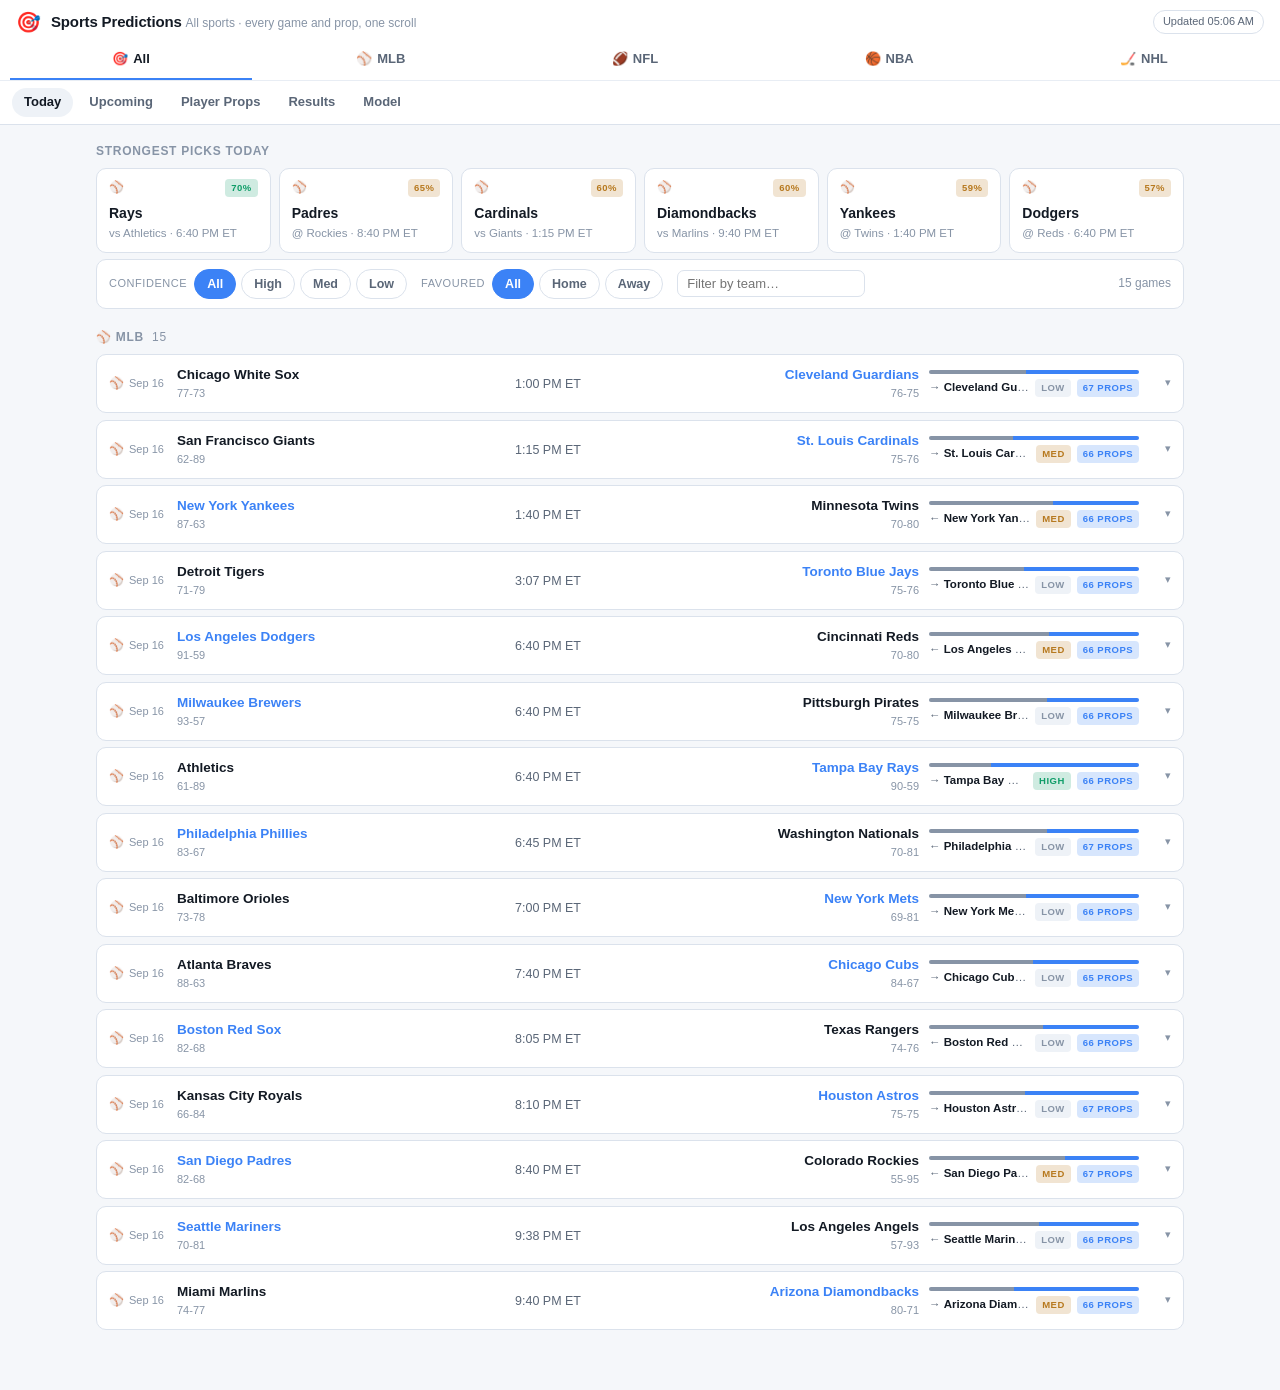
<file: index.html>
<!DOCTYPE html>
<html lang="en">
<head>
<meta charset="UTF-8">
<meta name="viewport" content="width=device-width, initial-scale=1.0, viewport-fit=cover">
<meta name="description" content="Model-driven game predictions and player prop projections for MLB, NFL, NBA and NHL, refreshed hourly.">
<meta name="color-scheme" content="dark light">
<title>Sports Predictions — MLB, NFL, NBA & NHL</title>
<link rel="icon" href="data:image/svg+xml,<svg xmlns=%22http://www.w3.org/2000/svg%22 viewBox=%220 0 16 16%22><text y=%2213%22 font-size=%2213%22>🎯</text></svg>">
<link rel="preload" as="script" href="assets/app.js?v=eb99f5ee">
<link rel="stylesheet" href="assets/app.css?v=eb99f5ee">
<style id="accent-style"></style>
</head>
<body>
<header class="top">
  <div class="brand">
    <span class="brand-mark" aria-hidden="true">🎯</span>
    <span>
      <span class="brand-name">Sports Predictions</span>
      <span class="brand-sub" id="brand-sub">Model-driven game predictions and player prop projections</span>
    </span>
    <span class="brand-spacer"></span>
    <span class="live-pill" id="live-pill">Loading…</span>
  </div>
  <nav class="sports" id="sports" role="tablist" aria-label="Sport"></nav>
  <nav class="views" id="views" role="tablist" aria-label="View"></nav>
</header>
<main class="wrap" id="main">
  <div class="games"><div class="skeleton"></div><div class="skeleton"></div><div class="skeleton"></div></div>
</main>
<script>
window.SP_LEAGUES=["mlb", "nfl", "nba", "nhl"];
window.SP_DEFAULT_LEAGUE="all";
</script>
<script src="data/mlb.js"></script>
<script src="assets/app.js?v=eb99f5ee" defer></script>
</body>
</html>
</file>
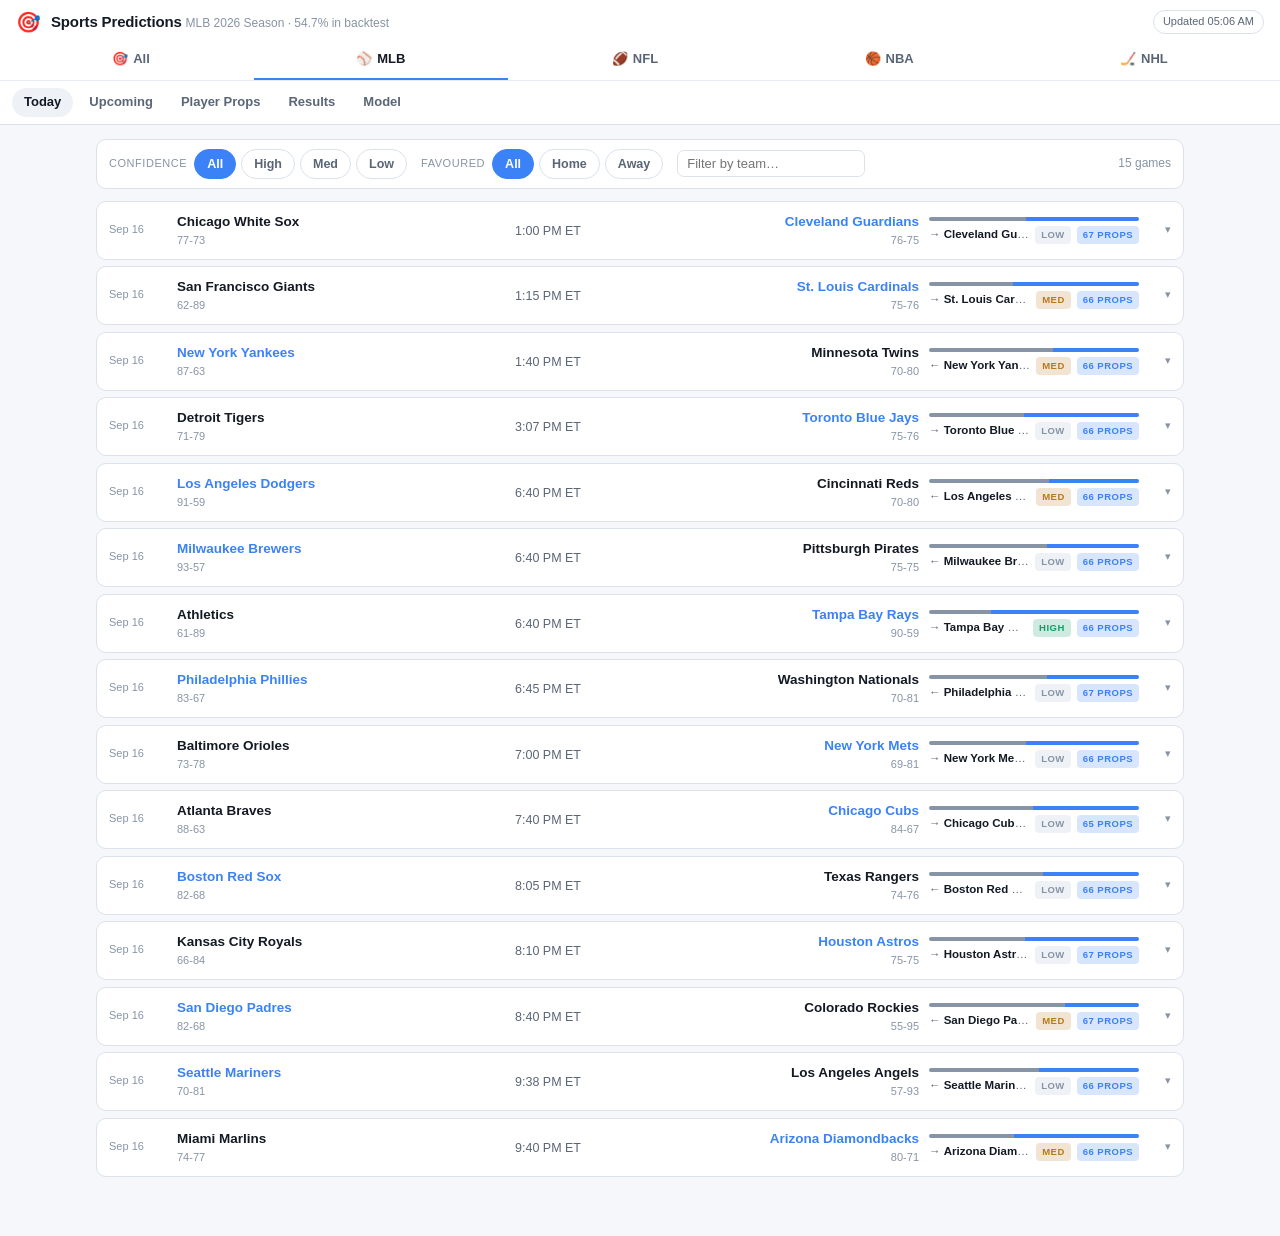
<file: mlb.html>
<!DOCTYPE html>
<html lang="en">
<head>
<meta charset="UTF-8">
<meta name="viewport" content="width=device-width, initial-scale=1.0, viewport-fit=cover">
<meta name="description" content="MLB game predictions and player prop projections.">
<meta name="color-scheme" content="dark light">
<title>MLB Predictions — Sports Predictions</title>
<link rel="icon" href="data:image/svg+xml,<svg xmlns=%22http://www.w3.org/2000/svg%22 viewBox=%220 0 16 16%22><text y=%2213%22 font-size=%2213%22>🎯</text></svg>">
<link rel="preload" as="script" href="assets/app.js?v=eb99f5ee">
<link rel="stylesheet" href="assets/app.css?v=eb99f5ee">
<style id="accent-style"></style>
</head>
<body>
<header class="top">
  <div class="brand">
    <span class="brand-mark" aria-hidden="true">🎯</span>
    <span>
      <span class="brand-name">Sports Predictions</span>
      <span class="brand-sub" id="brand-sub">Model-driven game predictions and player prop projections</span>
    </span>
    <span class="brand-spacer"></span>
    <span class="live-pill" id="live-pill">Loading…</span>
  </div>
  <nav class="sports" id="sports" role="tablist" aria-label="Sport"></nav>
  <nav class="views" id="views" role="tablist" aria-label="View"></nav>
</header>
<main class="wrap" id="main">
  <div class="games"><div class="skeleton"></div><div class="skeleton"></div><div class="skeleton"></div></div>
</main>
<script>
window.SP_LEAGUES=["mlb", "nfl", "nba", "nhl"];
window.SP_DEFAULT_LEAGUE="mlb";
</script>
<script src="data/mlb.js"></script>
<script src="assets/app.js?v=eb99f5ee" defer></script>
</body>
</html>
</file>
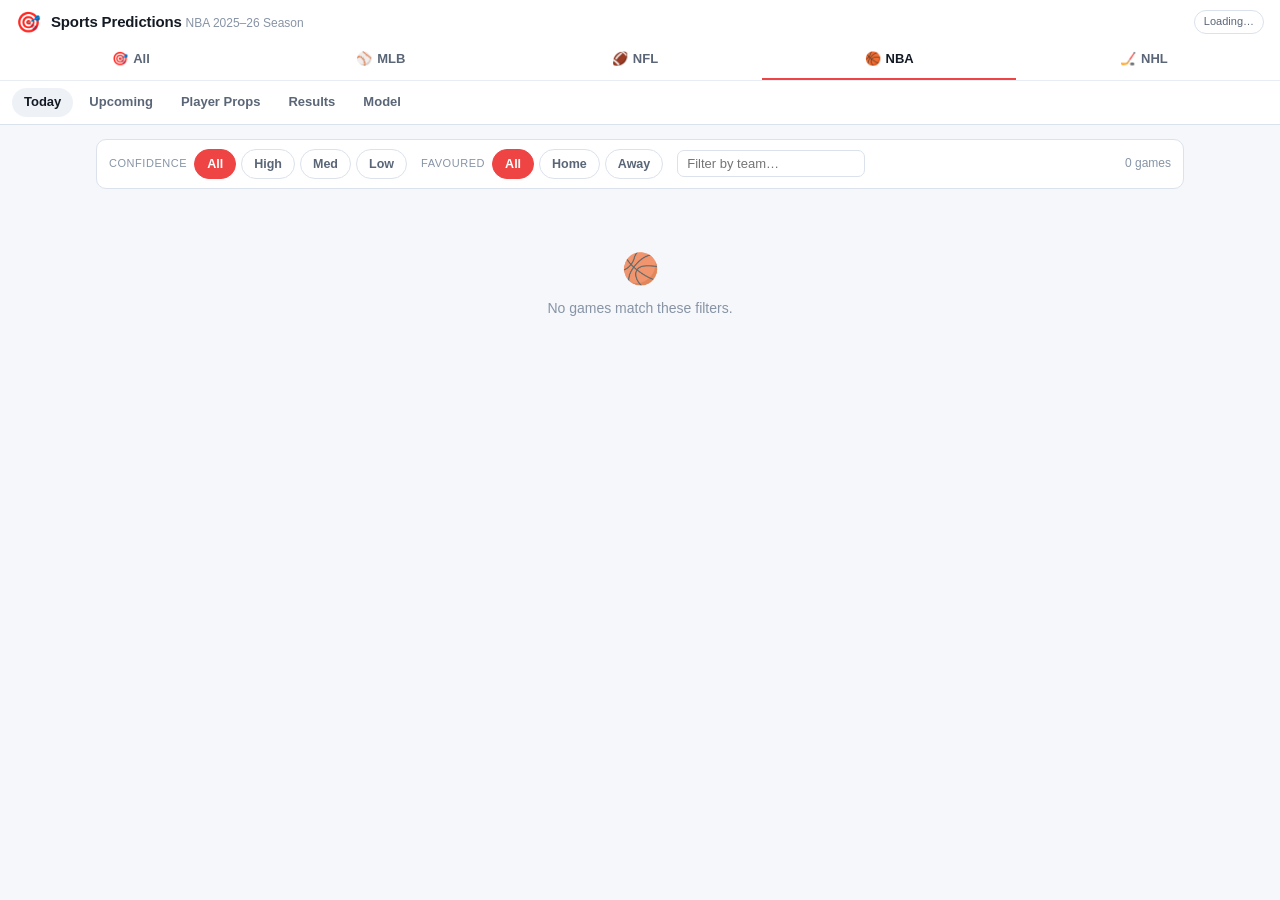
<file: nba.html>
<!DOCTYPE html>
<html lang="en">
<head>
<meta charset="UTF-8">
<meta name="viewport" content="width=device-width, initial-scale=1.0, viewport-fit=cover">
<meta name="description" content="NBA game predictions and player prop projections.">
<meta name="color-scheme" content="dark light">
<title>NBA Predictions — Sports Predictions</title>
<link rel="icon" href="data:image/svg+xml,<svg xmlns=%22http://www.w3.org/2000/svg%22 viewBox=%220 0 16 16%22><text y=%2213%22 font-size=%2213%22>🎯</text></svg>">
<link rel="preload" as="script" href="assets/app.js?v=eb99f5ee">
<link rel="stylesheet" href="assets/app.css?v=eb99f5ee">
<style id="accent-style"></style>
</head>
<body>
<header class="top">
  <div class="brand">
    <span class="brand-mark" aria-hidden="true">🎯</span>
    <span>
      <span class="brand-name">Sports Predictions</span>
      <span class="brand-sub" id="brand-sub">Model-driven game predictions and player prop projections</span>
    </span>
    <span class="brand-spacer"></span>
    <span class="live-pill" id="live-pill">Loading…</span>
  </div>
  <nav class="sports" id="sports" role="tablist" aria-label="Sport"></nav>
  <nav class="views" id="views" role="tablist" aria-label="View"></nav>
</header>
<main class="wrap" id="main">
  <div class="games"><div class="skeleton"></div><div class="skeleton"></div><div class="skeleton"></div></div>
</main>
<script>
window.SP_LEAGUES=["mlb", "nfl", "nba", "nhl"];
window.SP_DEFAULT_LEAGUE="nba";
</script>
<script src="data/nba.js"></script>
<script src="assets/app.js?v=eb99f5ee" defer></script>
</body>
</html>
</file>
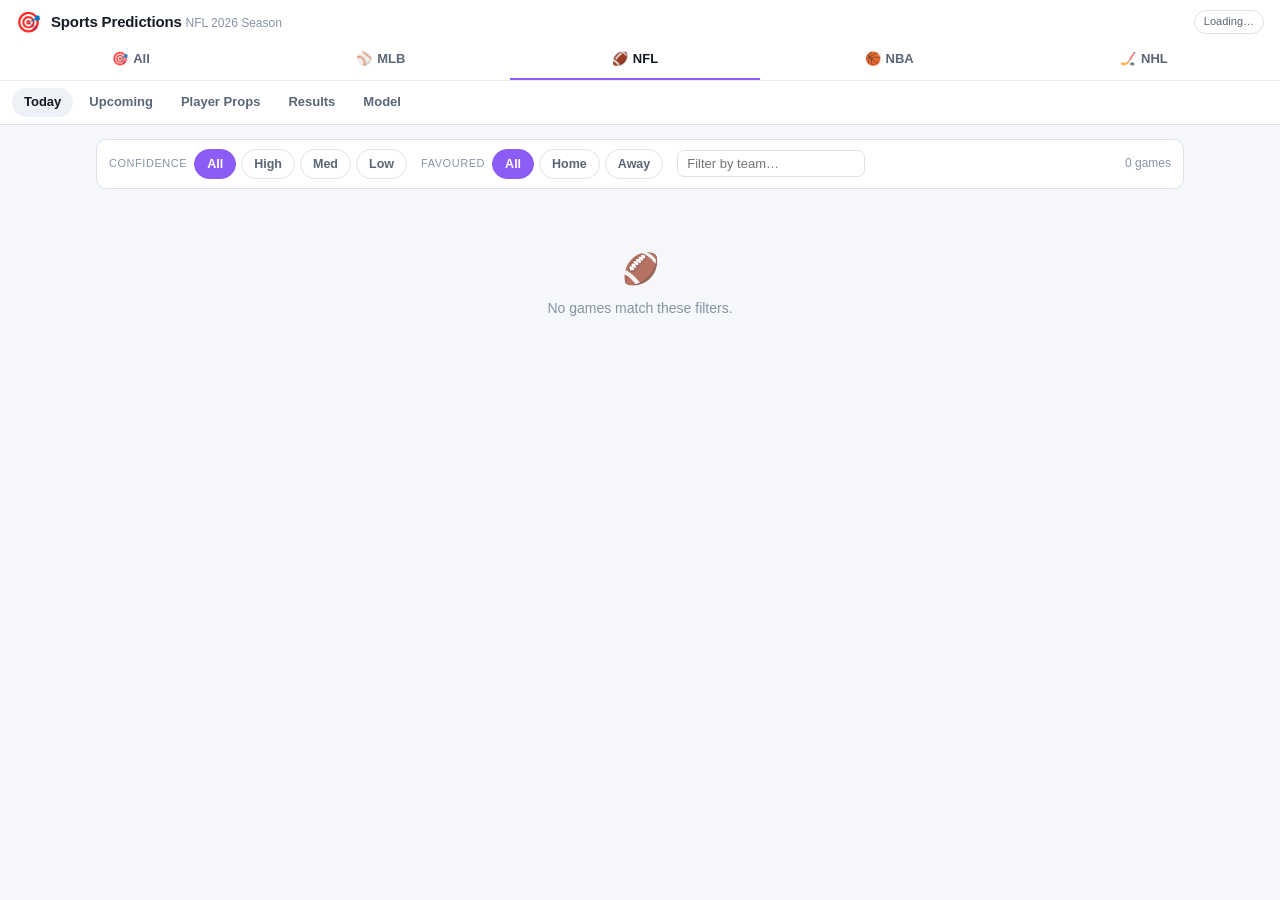
<file: nfl.html>
<!DOCTYPE html>
<html lang="en">
<head>
<meta charset="UTF-8">
<meta name="viewport" content="width=device-width, initial-scale=1.0, viewport-fit=cover">
<meta name="description" content="NFL game predictions and player prop projections.">
<meta name="color-scheme" content="dark light">
<title>NFL Predictions — Sports Predictions</title>
<link rel="icon" href="data:image/svg+xml,<svg xmlns=%22http://www.w3.org/2000/svg%22 viewBox=%220 0 16 16%22><text y=%2213%22 font-size=%2213%22>🎯</text></svg>">
<link rel="preload" as="script" href="assets/app.js?v=eb99f5ee">
<link rel="stylesheet" href="assets/app.css?v=eb99f5ee">
<style id="accent-style"></style>
</head>
<body>
<header class="top">
  <div class="brand">
    <span class="brand-mark" aria-hidden="true">🎯</span>
    <span>
      <span class="brand-name">Sports Predictions</span>
      <span class="brand-sub" id="brand-sub">Model-driven game predictions and player prop projections</span>
    </span>
    <span class="brand-spacer"></span>
    <span class="live-pill" id="live-pill">Loading…</span>
  </div>
  <nav class="sports" id="sports" role="tablist" aria-label="Sport"></nav>
  <nav class="views" id="views" role="tablist" aria-label="View"></nav>
</header>
<main class="wrap" id="main">
  <div class="games"><div class="skeleton"></div><div class="skeleton"></div><div class="skeleton"></div></div>
</main>
<script>
window.SP_LEAGUES=["mlb", "nfl", "nba", "nhl"];
window.SP_DEFAULT_LEAGUE="nfl";
</script>
<script src="data/nfl.js"></script>
<script src="assets/app.js?v=eb99f5ee" defer></script>
</body>
</html>
</file>
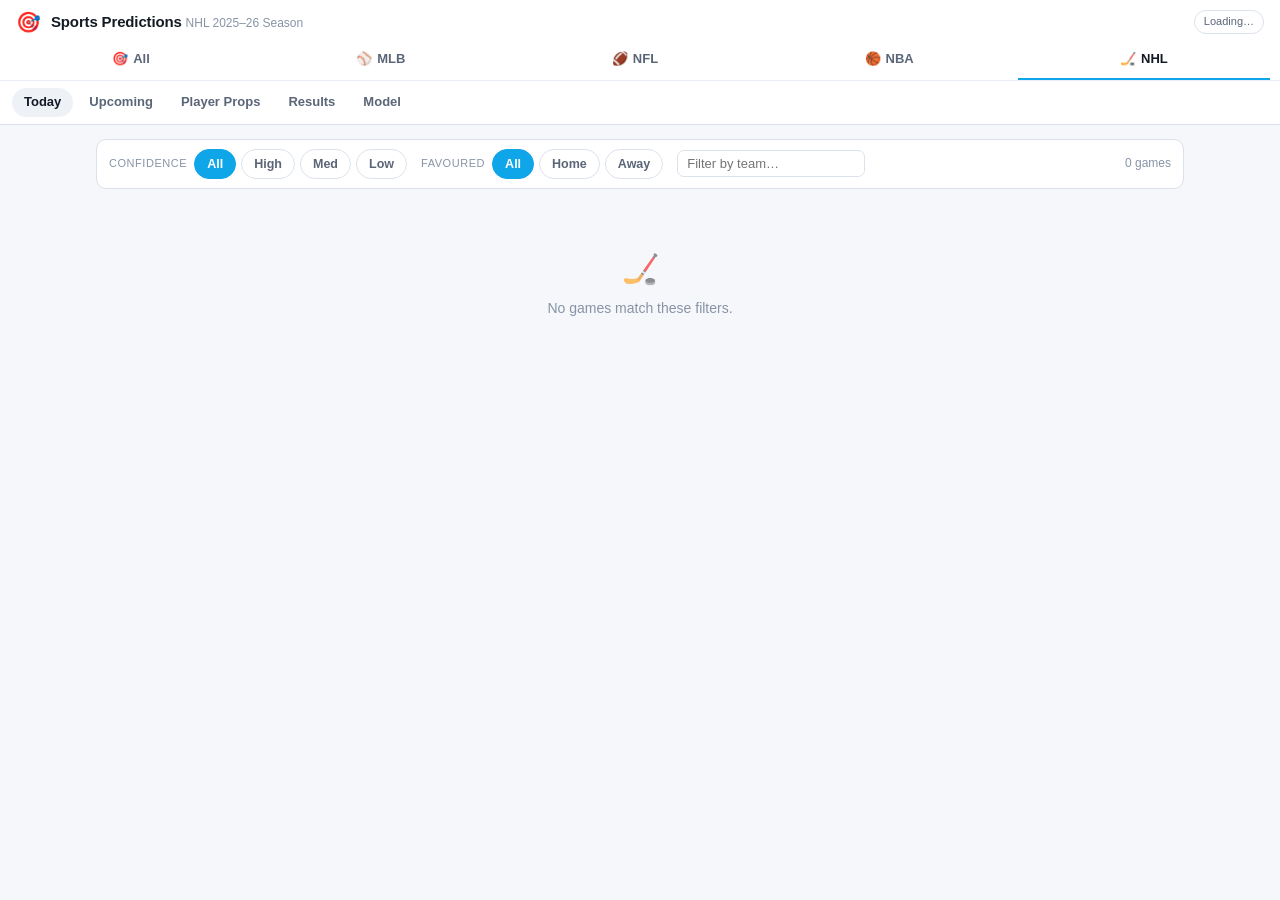
<file: nhl.html>
<!DOCTYPE html>
<html lang="en">
<head>
<meta charset="UTF-8">
<meta name="viewport" content="width=device-width, initial-scale=1.0, viewport-fit=cover">
<meta name="description" content="NHL game predictions and player prop projections.">
<meta name="color-scheme" content="dark light">
<title>NHL Predictions — Sports Predictions</title>
<link rel="icon" href="data:image/svg+xml,<svg xmlns=%22http://www.w3.org/2000/svg%22 viewBox=%220 0 16 16%22><text y=%2213%22 font-size=%2213%22>🎯</text></svg>">
<link rel="preload" as="script" href="assets/app.js?v=eb99f5ee">
<link rel="stylesheet" href="assets/app.css?v=eb99f5ee">
<style id="accent-style"></style>
</head>
<body>
<header class="top">
  <div class="brand">
    <span class="brand-mark" aria-hidden="true">🎯</span>
    <span>
      <span class="brand-name">Sports Predictions</span>
      <span class="brand-sub" id="brand-sub">Model-driven game predictions and player prop projections</span>
    </span>
    <span class="brand-spacer"></span>
    <span class="live-pill" id="live-pill">Loading…</span>
  </div>
  <nav class="sports" id="sports" role="tablist" aria-label="Sport"></nav>
  <nav class="views" id="views" role="tablist" aria-label="View"></nav>
</header>
<main class="wrap" id="main">
  <div class="games"><div class="skeleton"></div><div class="skeleton"></div><div class="skeleton"></div></div>
</main>
<script>
window.SP_LEAGUES=["mlb", "nfl", "nba", "nhl"];
window.SP_DEFAULT_LEAGUE="nhl";
</script>
<script src="data/nhl.js"></script>
<script src="assets/app.js?v=eb99f5ee" defer></script>
</body>
</html>
</file>
<file: assets/app.css>
/* Sports Predictions — shared stylesheet.
   One file for all four leagues, so the browser downloads and parses it once
   instead of re-reading an inline copy on every page. */

:root {
  color-scheme: dark;
  --bg: #0b0f16;
  --bg1: #11161f;
  --bg2: #161d28;
  --bg3: #1d2634;
  --line: #273041;
  --line-soft: #1e2635;
  --text: #e8eef7;
  --muted: #93a1b5;
  --faint: #67748a;
  --accent: #3b82f6;
  --good: #34d399;
  --bad: #f87171;
  --warn: #fbbf24;
  --radius: 10px;
  --shadow: 0 2px 10px rgba(0, 0, 0, .35);
  --mono: ui-monospace, SFMono-Regular, "SF Mono", Menlo, monospace;
}

@media (prefers-color-scheme: light) {
  :root:not([data-theme="dark"]) {
    color-scheme: light;
    --bg: #f5f7fa; --bg1: #ffffff; --bg2: #ffffff; --bg3: #eef2f7;
    --line: #dbe2ec; --line-soft: #e8edf4;
    --text: #131a24; --muted: #5a6677; --faint: #8794a6;
    --good: #0f9d68; --bad: #d64545; --warn: #b7791f;
    --shadow: 0 1px 4px rgba(16, 24, 40, .08);
  }
}

* { box-sizing: border-box; }
html { -webkit-text-size-adjust: 100%; }
body {
  margin: 0;
  background: var(--bg);
  color: var(--text);
  font: 14px/1.45 -apple-system, BlinkMacSystemFont, "Segoe UI", Roboto, Helvetica, Arial, sans-serif;
  padding-bottom: env(safe-area-inset-bottom, 0px);
}
a { color: var(--accent); }
button { font: inherit; color: inherit; background: none; border: none; cursor: pointer; }
[hidden] { display: none !important; }
:focus-visible { outline: 2px solid var(--accent); outline-offset: 2px; border-radius: 4px; }

/* ── Header ───────────────────────────────────────────────────────────── */
.top {
  position: sticky; top: 0; z-index: 50;
  background: var(--bg1);
  border-bottom: 1px solid var(--line);
  padding-top: env(safe-area-inset-top, 0px);
}
.brand {
  display: flex; align-items: center; gap: 10px;
  padding: 10px 16px 8px;
}
.brand-mark { font-size: 20px; line-height: 1; }
.brand-name { font-weight: 700; font-size: 15px; letter-spacing: -.01em; }
.brand-sub { color: var(--faint); font-size: 12px; }
.brand-spacer { flex: 1; }
.live-pill {
  font-size: 11px; color: var(--muted); font-variant-numeric: tabular-nums;
  border: 1px solid var(--line); border-radius: 999px; padding: 3px 9px;
  white-space: nowrap;
}
.live-pill.on { color: var(--good); border-color: color-mix(in srgb, var(--good) 45%, transparent); }

.sports { display: flex; gap: 2px; padding: 0 10px; overflow-x: auto; scrollbar-width: none; }
.view-tab .vi { display: none; }
.lg-chip { font-size: 12px; margin-right: 5px; }
.lock { font-size: 11px; opacity: .8; }
.count-inline { font-weight: 500; color: var(--faint); margin-left: 4px; }
.game.done .row-bar { opacity: .7; }

/* Overview strip */
.strip { display: grid; grid-template-columns: repeat(auto-fill, minmax(168px, 1fr)); gap: 8px; margin-bottom: 6px; }
.pick-card {
  background: var(--bg1); border: 1px solid var(--line); border-radius: 10px; padding: 10px 12px;
  cursor: pointer; transition: border-color .15s;
}
.pick-card:hover { border-color: var(--accent); }
.pc-top { display: flex; justify-content: space-between; align-items: center; margin-bottom: 6px; }
.pc-team { font-weight: 700; font-size: 14px; }
.pc-sub { font-size: 11.5px; color: var(--faint); margin-top: 2px; }
.sports::-webkit-scrollbar { display: none; }
.sport {
  flex: 1 0 auto; min-width: 74px; padding: 8px 12px 9px; text-align: center;
  font-size: 13px; font-weight: 600; color: var(--muted);
  border-bottom: 2px solid transparent; transition: color .15s, border-color .15s;
}
.sport:hover { color: var(--text); }
.sport[aria-selected="true"] { color: var(--text); border-bottom-color: var(--accent); }
.sport .em { margin-right: 5px; }

.views { display: flex; gap: 4px; padding: 7px 12px; border-top: 1px solid var(--line-soft); overflow-x: auto; scrollbar-width: none; }
.views::-webkit-scrollbar { display: none; }
.view-tab {
  padding: 5px 12px; border-radius: 999px; font-size: 13px; font-weight: 600;
  color: var(--muted); white-space: nowrap;
}
.view-tab[aria-selected="true"] { background: var(--bg3); color: var(--text); }

/* ── Layout ───────────────────────────────────────────────────────────── */
.wrap { max-width: 1120px; margin: 0 auto; padding: 14px 16px 60px; }
.row-gap > * + * { margin-top: 8px; }
.section-title { font-size: 12px; font-weight: 700; letter-spacing: .06em; text-transform: uppercase; color: var(--faint); margin: 20px 0 8px; }
.section-title:first-child { margin-top: 4px; }

/* ── Toolbar ──────────────────────────────────────────────────────────── */
.toolbar {
  display: flex; flex-wrap: wrap; gap: 10px 14px; align-items: center;
  background: var(--bg1); border: 1px solid var(--line); border-radius: var(--radius);
  padding: 9px 12px; margin-bottom: 12px;
}
.toolbar-body { display: contents; }
.filter-toggle { display: none; }
.count-mobile { display: none; }
.fgroup { display: flex; align-items: center; gap: 5px; flex-wrap: wrap; }
.flabel { font-size: 11px; text-transform: uppercase; letter-spacing: .05em; color: var(--faint); margin-right: 2px; }
.chip {
  padding: 5px 12px; border-radius: 999px; font-size: 12.5px; font-weight: 600;
  color: var(--muted); border: 1px solid var(--line); background: var(--bg2);
  min-height: 30px;
}
.chip[aria-pressed="true"] { background: var(--accent); border-color: var(--accent); color: #fff; }
.search, select.search {
  background: var(--bg2); border: 1px solid var(--line); color: var(--text);
  border-radius: 7px; padding: 5px 9px; font-size: 13px; min-width: 150px; max-width: 100%;
}
.count { margin-left: auto; font-size: 12px; color: var(--faint); font-variant-numeric: tabular-nums; }

/* ── Game rows ────────────────────────────────────────────────────────── */
.games { display: flex; flex-direction: column; gap: 7px; }
.game {
  background: var(--bg1); border: 1px solid var(--line); border-radius: var(--radius);
  overflow: hidden; contain: layout style;
}
.game.live { border-color: color-mix(in srgb, var(--good) 45%, var(--line)); }
.game-head {
  display: grid;
  grid-template-columns: 58px minmax(0, 1fr) 210px 22px;
  gap: 10px; align-items: center; width: 100%;
  padding: 10px 12px; text-align: left;
}
.game-head:hover { background: var(--bg2); }
.gdate { font-size: 11px; color: var(--faint); font-variant-numeric: tabular-nums; }
.teams { display: grid; grid-template-columns: 1fr auto 1fr; gap: 8px; align-items: center; min-width: 0; }
.team { min-width: 0; display: flex; flex-direction: column; gap: 1px; }
.team.right { text-align: right; align-items: flex-end; }
.tname { font-weight: 600; font-size: 13.5px; overflow: hidden; text-overflow: ellipsis; white-space: nowrap; max-width: 100%; }
.t-short { display: none; }
.team.pick .tname { color: var(--accent); }
.team.won .tname { color: var(--good); }
.team.lost .tname { color: var(--faint); }
.trec { font-size: 11px; color: var(--faint); font-variant-numeric: tabular-nums; }
.center { text-align: center; min-width: 74px; }
.score { font-size: 16px; font-weight: 700; font-variant-numeric: tabular-nums; letter-spacing: -.02em; }
.score.live { color: var(--good); }
.slabel { display: block; font-size: 10px; letter-spacing: .08em; color: var(--faint); }
.gtime { font-size: 12.5px; color: var(--muted); font-variant-numeric: tabular-nums; }
.gstatus { display: block; font-size: 10.5px; color: var(--good); margin-top: 1px; }

.meta { display: flex; flex-direction: column; gap: 5px; min-width: 0; }
.bar { display: flex; height: 4px; border-radius: 3px; overflow: hidden; background: var(--bg3); }
.bar i { display: block; height: 100%; }
.bar .a { background: var(--faint); }
.bar .h { background: var(--accent); }
.metarow { display: flex; align-items: center; gap: 6px; font-size: 11.5px; min-width: 0; }
.pick { color: var(--muted); overflow: hidden; text-overflow: ellipsis; white-space: nowrap; }
.pick b { color: var(--text); font-weight: 600; }
.tag {
  font-size: 9.5px; font-weight: 700; letter-spacing: .05em; padding: 2px 6px;
  border-radius: 4px; white-space: nowrap;
}
.tag.high { background: color-mix(in srgb, var(--good) 20%, transparent); color: var(--good); }
.tag.med  { background: color-mix(in srgb, var(--warn) 20%, transparent); color: var(--warn); }
.tag.low  { background: var(--bg3); color: var(--faint); }
.tag.ok   { background: color-mix(in srgb, var(--good) 22%, transparent); color: var(--good); }
.tag.no   { background: color-mix(in srgb, var(--bad) 22%, transparent); color: var(--bad); }
.tag.live { background: color-mix(in srgb, var(--good) 22%, transparent); color: var(--good); }
.tag.props { background: color-mix(in srgb, var(--accent) 20%, transparent); color: var(--accent); }
.chev { color: var(--faint); font-size: 11px; transition: transform .15s; justify-self: end; }
.game[data-open="1"] .chev { transform: rotate(180deg); }

/* ── Expanded detail ──────────────────────────────────────────────────── */
.detail { border-top: 1px solid var(--line-soft); background: var(--bg2); padding: 12px; }
.dtabs { display: flex; gap: 4px; margin-bottom: 12px; flex-wrap: wrap; }
.dtab {
  padding: 4px 11px; border-radius: 7px; font-size: 12px; font-weight: 600;
  color: var(--muted); background: var(--bg3);
}
.dtab[aria-selected="true"] { background: var(--accent); color: #fff; }
.panel { display: grid; gap: 14px; }

.cards { display: grid; grid-template-columns: repeat(auto-fit, minmax(128px, 1fr)); gap: 8px; }
.card { background: var(--bg1); border: 1px solid var(--line); border-radius: 8px; padding: 9px 11px; }
.card .k { font-size: 10.5px; text-transform: uppercase; letter-spacing: .05em; color: var(--faint); }
.card .v { font-size: 17px; font-weight: 700; font-variant-numeric: tabular-nums; margin-top: 2px; }
.card .n { font-size: 11px; color: var(--faint); margin-top: 1px; }

table.grid { width: 100%; border-collapse: collapse; font-size: 12.5px; }
table.grid th {
  text-align: left; font-size: 10.5px; text-transform: uppercase; letter-spacing: .05em;
  color: var(--faint); font-weight: 600; padding: 6px 8px; border-bottom: 1px solid var(--line);
  position: sticky; top: 0; background: var(--bg2);
}
table.grid td { padding: 6px 8px; border-bottom: 1px solid var(--line-soft); font-variant-numeric: tabular-nums; }
table.grid tr:last-child td { border-bottom: none; }
.num { text-align: right; }
.mid { text-align: center; }
.better { color: var(--good); font-weight: 600; }
.worse { color: var(--faint); }
.scroll-x { overflow-x: auto; }

.drivers { display: flex; flex-direction: column; gap: 6px; }
.driver { display: grid; grid-template-columns: minmax(0, 1fr) 96px; gap: 10px; align-items: center; font-size: 12.5px; }
.driver .dname { color: var(--muted); overflow: hidden; text-overflow: ellipsis; white-space: nowrap; }
.dbar { position: relative; height: 6px; background: var(--bg3); border-radius: 3px; }
.dbar::before {
  content: ""; position: absolute; left: 50%; top: -2px; width: 1px; height: 10px;
  background: var(--line); transform: translateX(-.5px);
}
.dbar i { position: absolute; top: 0; height: 100%; border-radius: 3px; }
.dbar i.pos { left: 50%; background: var(--accent); }
.dbar i.neg { right: 50%; background: var(--faint); }

/* ── Players & props ──────────────────────────────────────────────────── */
.players { display: flex; flex-direction: column; gap: 6px; }
.player { background: var(--bg1); border: 1px solid var(--line); border-radius: 8px; overflow: hidden; }
.player-head {
  display: flex; align-items: center; gap: 9px; width: 100%; padding: 8px 11px; text-align: left;
}
.player-head:hover { background: var(--bg3); }
.pshot {
  width: 30px; height: 30px; border-radius: 50%; background: var(--bg3);
  object-fit: cover; flex: 0 0 auto;
}
.pinfo { display: flex; flex-direction: column; gap: 1px; min-width: 0; }
.pname { font-weight: 600; font-size: 13px; }
.pmeta { font-size: 11px; color: var(--faint); }
.pspacer { flex: 1; }
.pbest { font-size: 11.5px; color: var(--muted); text-align: right; white-space: nowrap; }
.pbest b { color: var(--text); }
.prop-list { border-top: 1px solid var(--line-soft); padding: 4px 0; }
.prop {
  display: grid; grid-template-columns: minmax(0, 1.25fr) 132px minmax(0, 1fr) 84px;
  gap: 8px; align-items: center; padding: 7px 11px; font-size: 12.5px;
}
.prop-nums { display: grid; grid-template-columns: 1fr 1fr; gap: 8px; }
.prop + .prop { border-top: 1px solid var(--line-soft); }
.prop-name { color: var(--text); font-weight: 600; overflow: hidden; text-overflow: ellipsis; white-space: nowrap; }
.prop-sub { display: block; font-weight: 400; font-size: 10.5px; color: var(--faint); }
.prop-num { text-align: right; font-variant-numeric: tabular-nums; }
.prop-num .lbl { display: block; font-size: 9.5px; text-transform: uppercase; letter-spacing: .04em; color: var(--faint); }
.prop-range { position: relative; height: 5px; background: var(--bg3); border-radius: 3px; min-width: 60px; }
.prop-range i { position: absolute; top: 0; height: 100%; background: color-mix(in srgb, var(--accent) 55%, transparent); border-radius: 3px; }
.prop-range u { position: absolute; top: -3px; width: 2px; height: 11px; background: var(--text); border-radius: 1px; }
.prop-pick { display: flex; align-items: center; justify-content: flex-end; gap: 5px; white-space: nowrap; }
.pickdir { font-size: 11.5px; font-weight: 700; }
.pickdir.over { color: var(--good); }
.pickdir.under { color: var(--bad); }
.prop-live {
  display: inline-block; margin-left: 6px; padding: 1px 6px; border-radius: 4px;
  font-size: 10px; font-weight: 700; letter-spacing: .03em; vertical-align: middle;
}
.prop-live.live { background: color-mix(in srgb, var(--good) 22%, transparent); color: var(--good); }
.prop-live.ok { background: color-mix(in srgb, var(--good) 22%, transparent); color: var(--good); }
.prop-live.no { background: color-mix(in srgb, var(--bad) 22%, transparent); color: var(--bad); }
.live-dot {
  position: absolute; top: -3px; width: 11px; height: 11px; margin-left: -5px;
  border-radius: 50%; background: var(--good); border: 2px solid var(--bg1);
}
.inj-grid { display: grid; grid-template-columns: 1fr 1fr; gap: 12px; }
.inj-head { font-size: 12px; font-weight: 700; color: var(--muted); margin-bottom: 6px; }
.inj-row { font-size: 12.5px; padding: 4px 0; border-bottom: 1px solid var(--line-soft); }
.inj-row:last-child { border-bottom: none; }
.inj-detail { display: block; font-size: 11px; color: var(--faint); margin-top: 1px; }
.delta { font-size: 10.5px; }
.delta.up { color: var(--good); }
.delta.down { color: var(--bad); }

/* ── Empty / notices ──────────────────────────────────────────────────── */
.empty { text-align: center; padding: 46px 18px; color: var(--faint); }
.empty .icon { display: block; font-size: 30px; margin-bottom: 8px; opacity: .7; }
.note {
  background: var(--bg1); border: 1px solid var(--line); border-left: 3px solid var(--accent);
  border-radius: 8px; padding: 9px 12px; font-size: 12.5px; color: var(--muted);
}
.explain {
  background: var(--bg1); border: 1px solid var(--line); border-radius: 8px;
  padding: 0 12px; margin-bottom: 12px; font-size: 12.5px; color: var(--muted);
}
.explain summary {
  cursor: pointer; padding: 10px 0; font-weight: 600; color: var(--text);
  list-style: none; min-height: 40px; display: flex; align-items: center;
}
.explain summary::-webkit-details-marker { display: none; }
.explain summary::before { content: "▸ "; color: var(--faint); margin-right: 6px; }
.explain[open] summary::before { content: "▾ "; }
.explain p { margin: 0 0 12px; line-height: 1.5; }

.skeleton { height: 62px; border-radius: var(--radius); background: linear-gradient(90deg, var(--bg1), var(--bg2), var(--bg1)); background-size: 200% 100%; animation: sk 1.2s infinite; }
@keyframes sk { 0% { background-position: 200% 0; } 100% { background-position: -200% 0; } }
.flash { animation: fl .7s ease-out; }
@keyframes fl { from { background: color-mix(in srgb, var(--good) 22%, transparent); } }

/* ── Model view ───────────────────────────────────────────────────────── */
.curve { width: 100%; height: 132px; display: block; }
.curve .axis { stroke: var(--line); stroke-width: 1; }
.curve .line { fill: none; stroke: var(--accent); stroke-width: 2; }
.curve .ref { stroke: var(--faint); stroke-dasharray: 3 3; stroke-width: 1; }
.legend { display: flex; gap: 14px; flex-wrap: wrap; font-size: 11.5px; color: var(--faint); margin-top: 6px; }

/* ── Responsive ───────────────────────────────────────────────────────── */
@media (max-width: 760px) {
  /* Nicknames only: full names cannot fit two to a row on a phone. */
  .t-full { display: none; }
  .t-short { display: inline; }

  .brand { padding: 8px 14px 6px; }
  .sports { gap: 6px; padding: 4px 12px 8px; }
  .sport {
    flex: 0 0 auto; min-width: 0; padding: 0 13px; min-height: 36px; font-size: 13px;
    border: 1px solid var(--line); border-radius: 999px; background: var(--bg2);
    border-bottom-width: 1px;
  }
  .sport[aria-selected="true"] { background: var(--accent); border-color: var(--accent); color: #fff; }
  .sport .em { margin-right: 4px; }

  /* Views move to a thumb-reachable bottom bar. */
  .views {
    position: fixed; left: 0; right: 0; bottom: 0; z-index: 60;
    background: var(--bg1); border-top: 1px solid var(--line); border-bottom: none;
    padding: 4px 4px calc(4px + env(safe-area-inset-bottom, 0px)); gap: 0;
    justify-content: space-around;
  }
  .view-tab {
    flex: 1 1 0; min-height: 50px; padding: 4px 2px; border-radius: 8px;
    display: flex; flex-direction: column; align-items: center; justify-content: center; gap: 2px;
    font-size: 10.5px; font-weight: 600;
  }
  .view-tab .vi { display: block; font-size: 17px; line-height: 1; }
  .view-tab[aria-selected="true"] { background: none; color: var(--accent); }
  .wrap { padding-bottom: calc(76px + env(safe-area-inset-bottom, 0px)) !important; }
  .strip { grid-template-columns: repeat(auto-fill, minmax(150px, 1fr)); }

  /* Filters fold away: they were taller than the first game on the board. */
  .filter-toggle {
    display: inline-flex; align-items: center; gap: 7px; min-height: 40px;
    padding: 0 12px; margin: -4px 0; border-radius: 8px;
    font-size: 13px; font-weight: 600; color: var(--muted); background: var(--bg2);
    border: 1px solid var(--line);
  }
  .toolbar.open .filter-toggle { background: var(--bg3); color: var(--text); }
  .ft-badge {
    background: var(--accent); color: #fff; border-radius: 999px;
    font-size: 10.5px; padding: 1px 6px; font-weight: 700;
  }
  .toolbar { gap: 8px; padding: 8px 10px; }
  .toolbar-body { display: none; width: 100%; flex-direction: column; align-items: stretch; gap: 10px; }
  .toolbar.open .toolbar-body { display: flex; }
  .count-mobile { display: inline; margin-left: auto; }
  .count-wide { display: none; }
  .fgroup { gap: 6px; }
  .chip { min-height: 38px; padding: 0 14px; display: inline-flex; align-items: center; }
  .search, select.search { min-height: 40px; width: 100%; font-size: 16px; }

  .game-head {
    grid-template-columns: minmax(0, 1fr) 22px;
    grid-template-areas: "teams chev" "meta meta";
    row-gap: 9px; padding: 11px 12px;
  }
  .gdate { display: none; }
  .teams { grid-area: teams; grid-template-columns: 1fr auto 1fr; }
  .meta { grid-area: meta; }
  .chev { grid-area: chev; align-self: center; font-size: 13px; }
  .tname { font-size: 15px; }
  .center { min-width: 66px; }
  .gtime { font-size: 12px; }
  .metarow { flex-wrap: wrap; gap: 5px 7px; }

  .dtab { min-height: 38px; display: inline-flex; align-items: center; padding: 0 13px; }
  .player-head { padding: 11px; min-height: 52px; }
  .prop {
    grid-template-columns: minmax(0, 1fr) auto;
    grid-template-areas: "name pick" "nums pick";
    row-gap: 4px; padding: 10px 12px;
  }
  .prop-name { grid-area: name; }
  .prop-pick { grid-area: pick; flex-direction: column; align-items: flex-end; gap: 3px; }
  .prop-range { display: none; }
  .prop-nums { grid-area: nums; display: flex; gap: 14px; }
  .prop-num { text-align: left; }
  .prop-num .lbl { display: inline; margin-right: 4px; }

  .cards { grid-template-columns: repeat(auto-fit, minmax(140px, 1fr)); }
  .inj-grid { grid-template-columns: 1fr; }
  .wrap { padding: 12px 14px 48px; }
  table.grid th, table.grid td { padding: 8px 7px; }
}
@media (max-width: 420px) {
  .brand-sub { display: none; }
  .card .v { font-size: 16px; }
  .cards { grid-template-columns: 1fr 1fr; }
  .tname { font-size: 14.5px; }
}
@media (prefers-reduced-motion: reduce) {
  *, *::before, *::after { animation-duration: .001ms !important; transition-duration: .001ms !important; }
}
</file>
